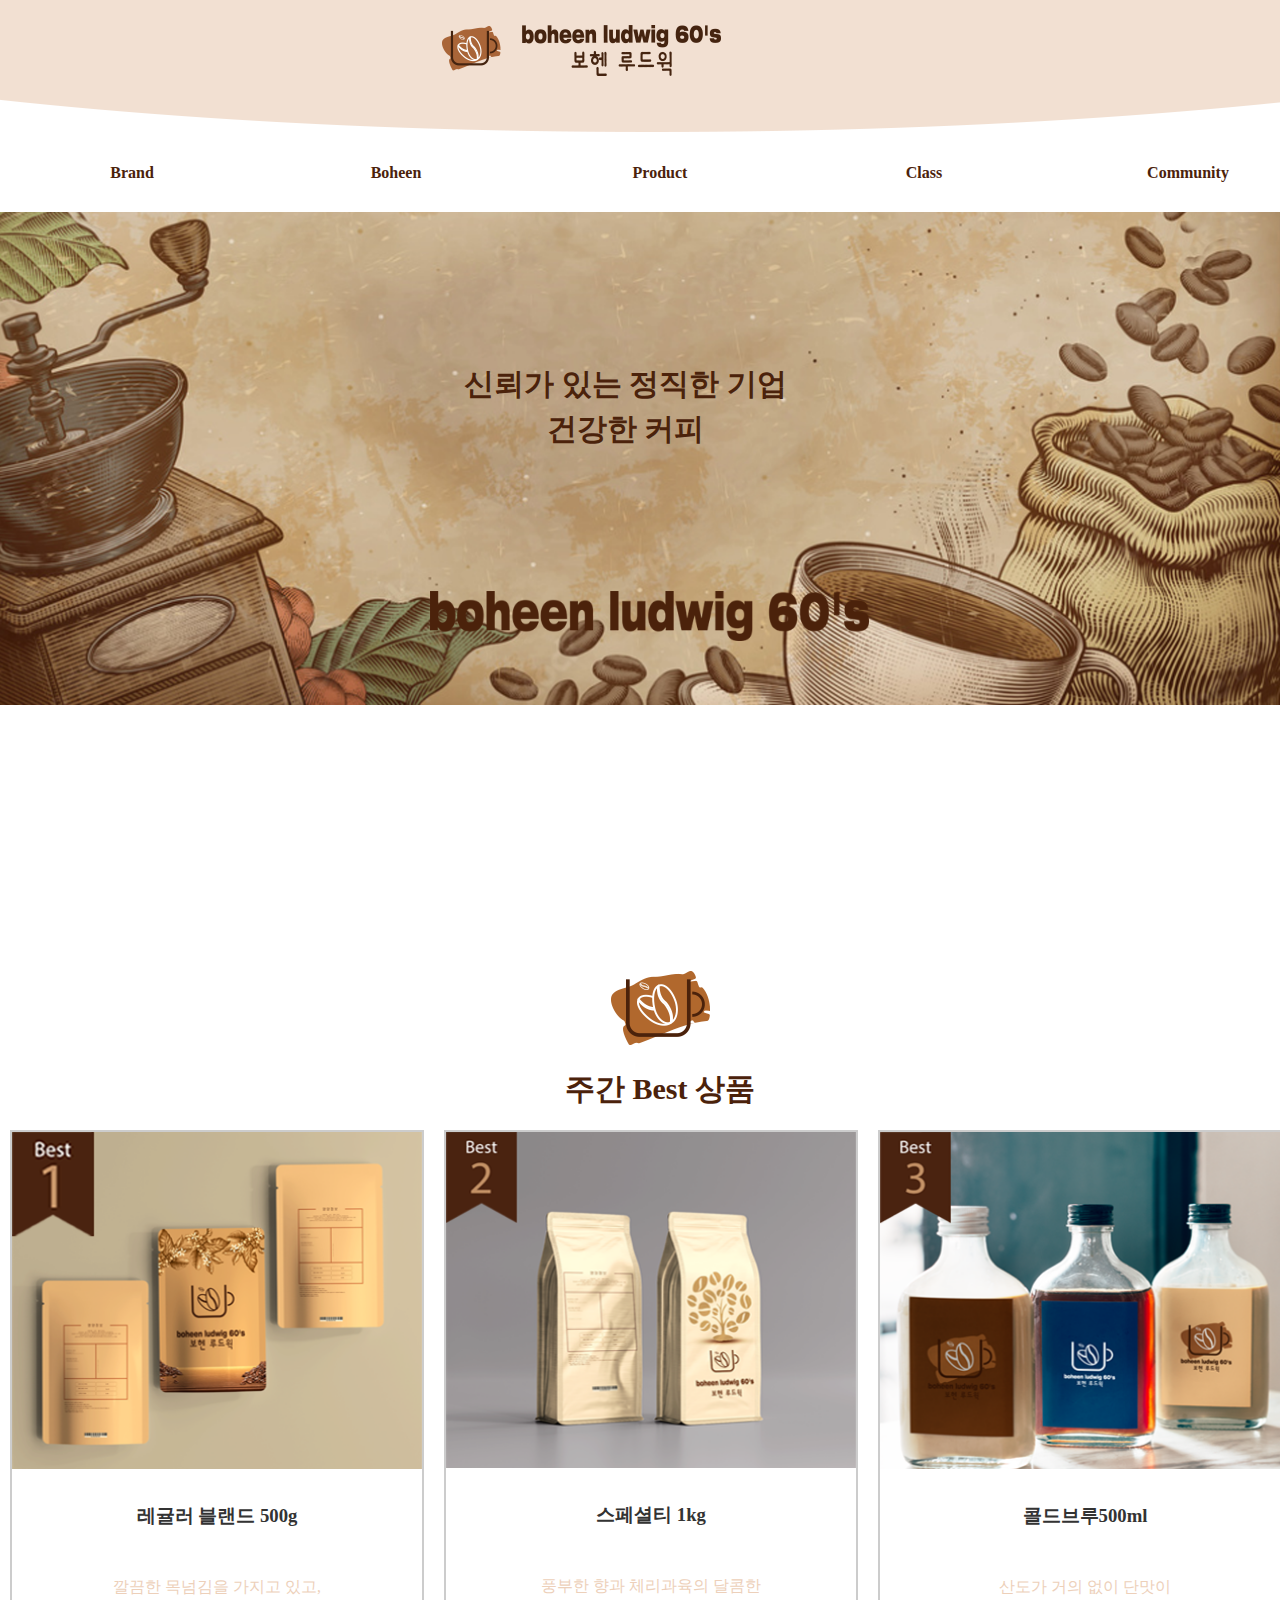
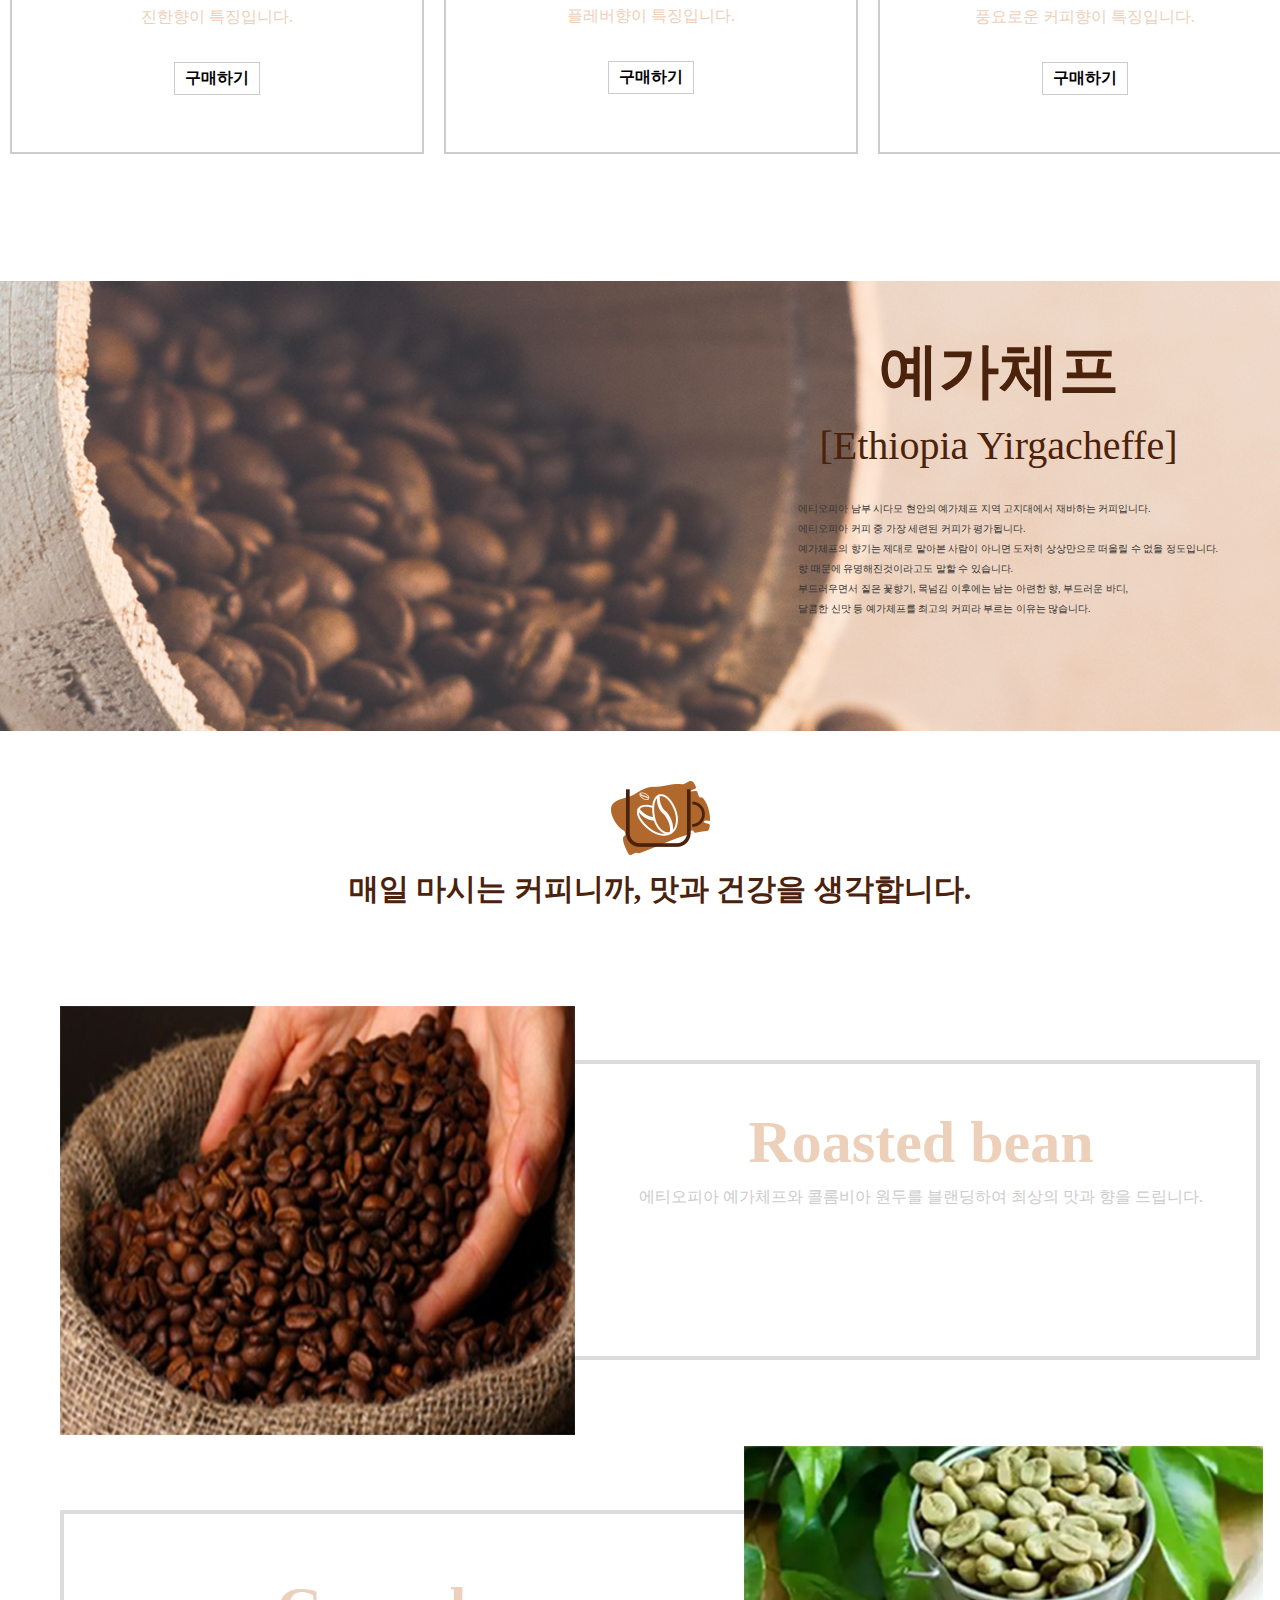
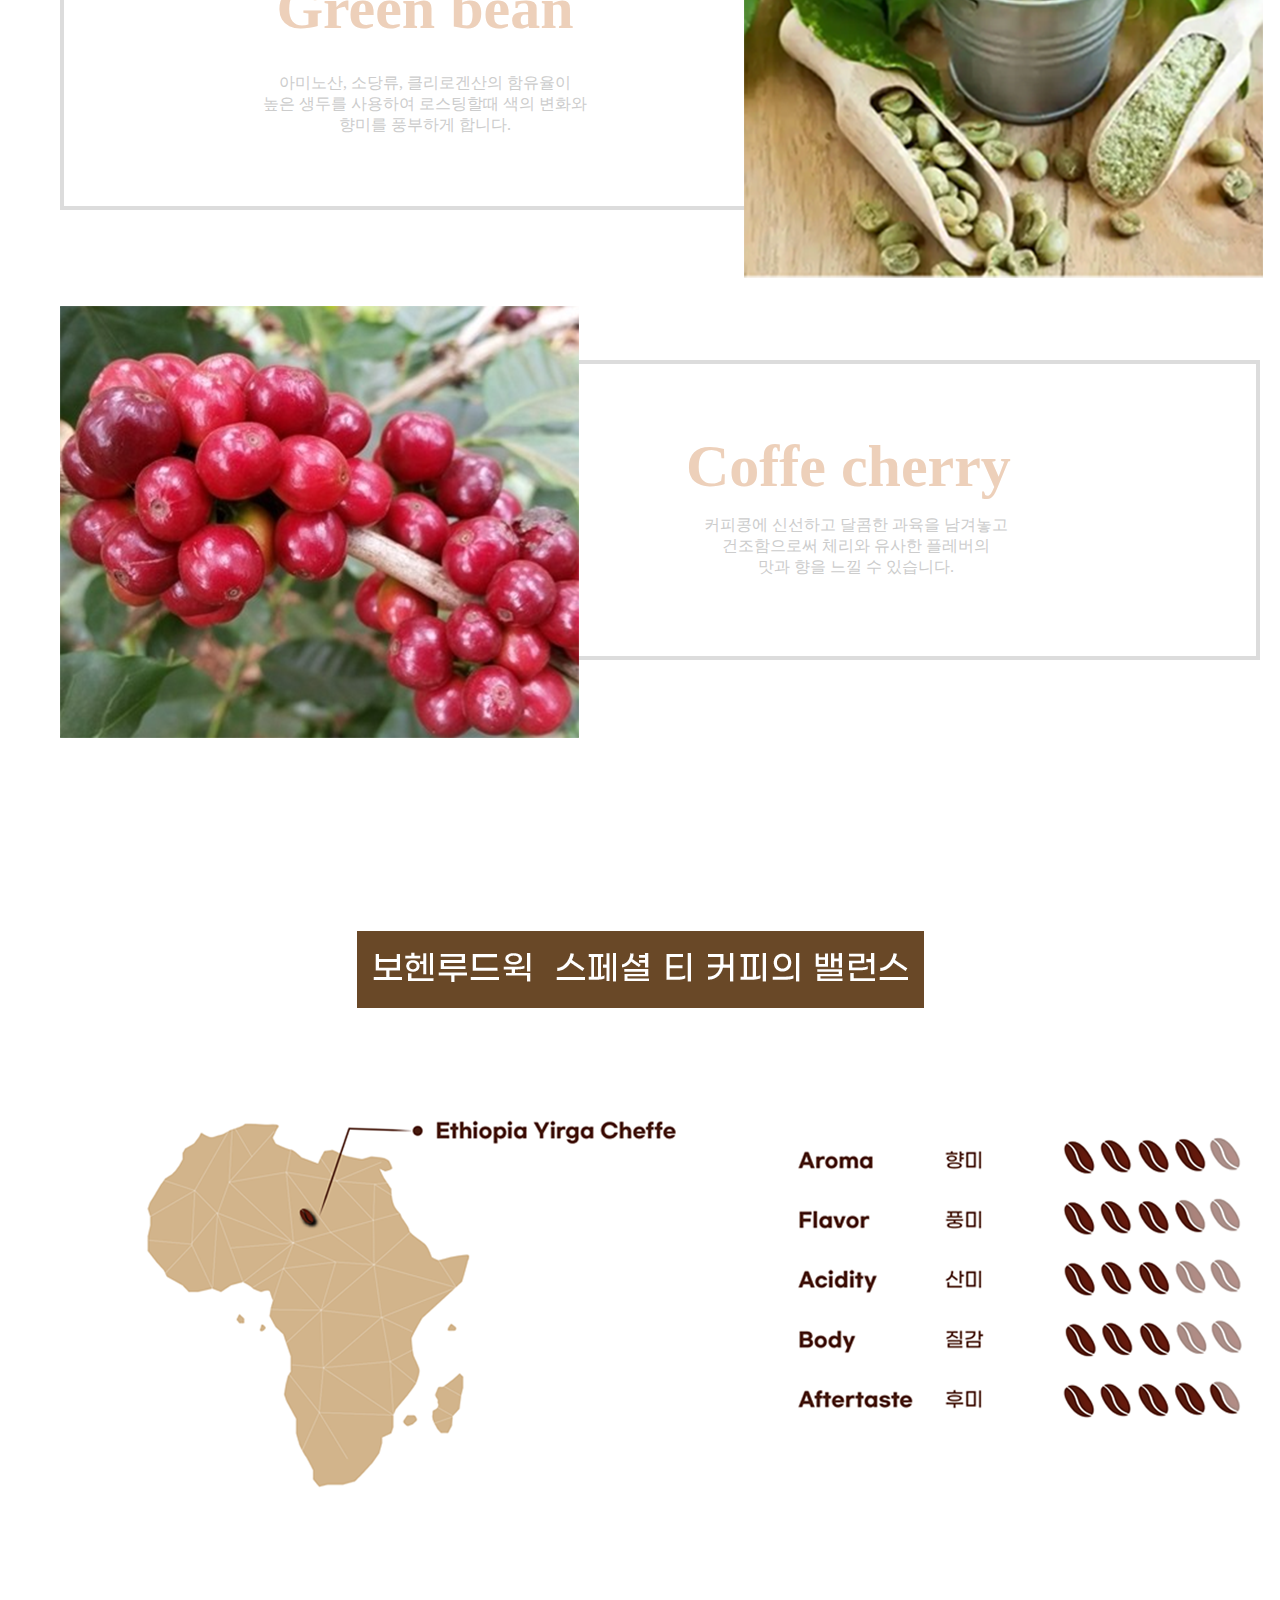
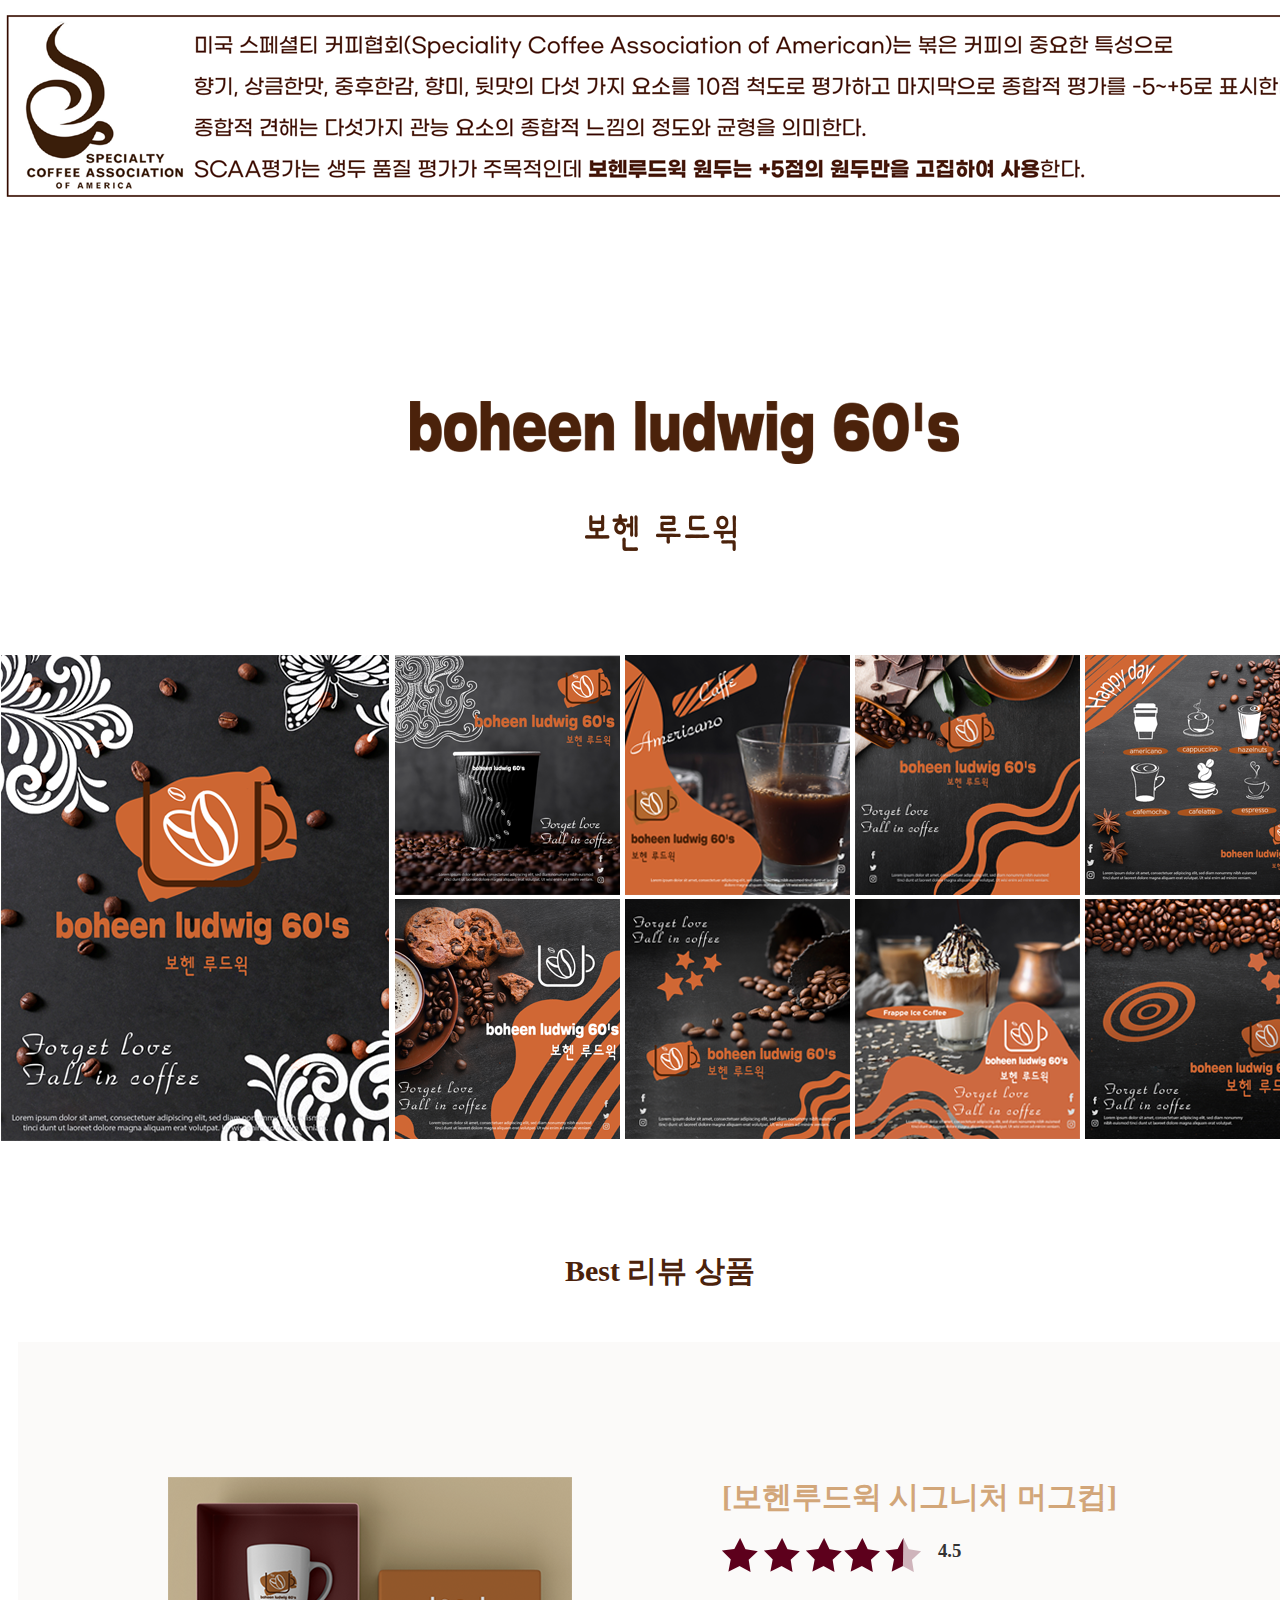
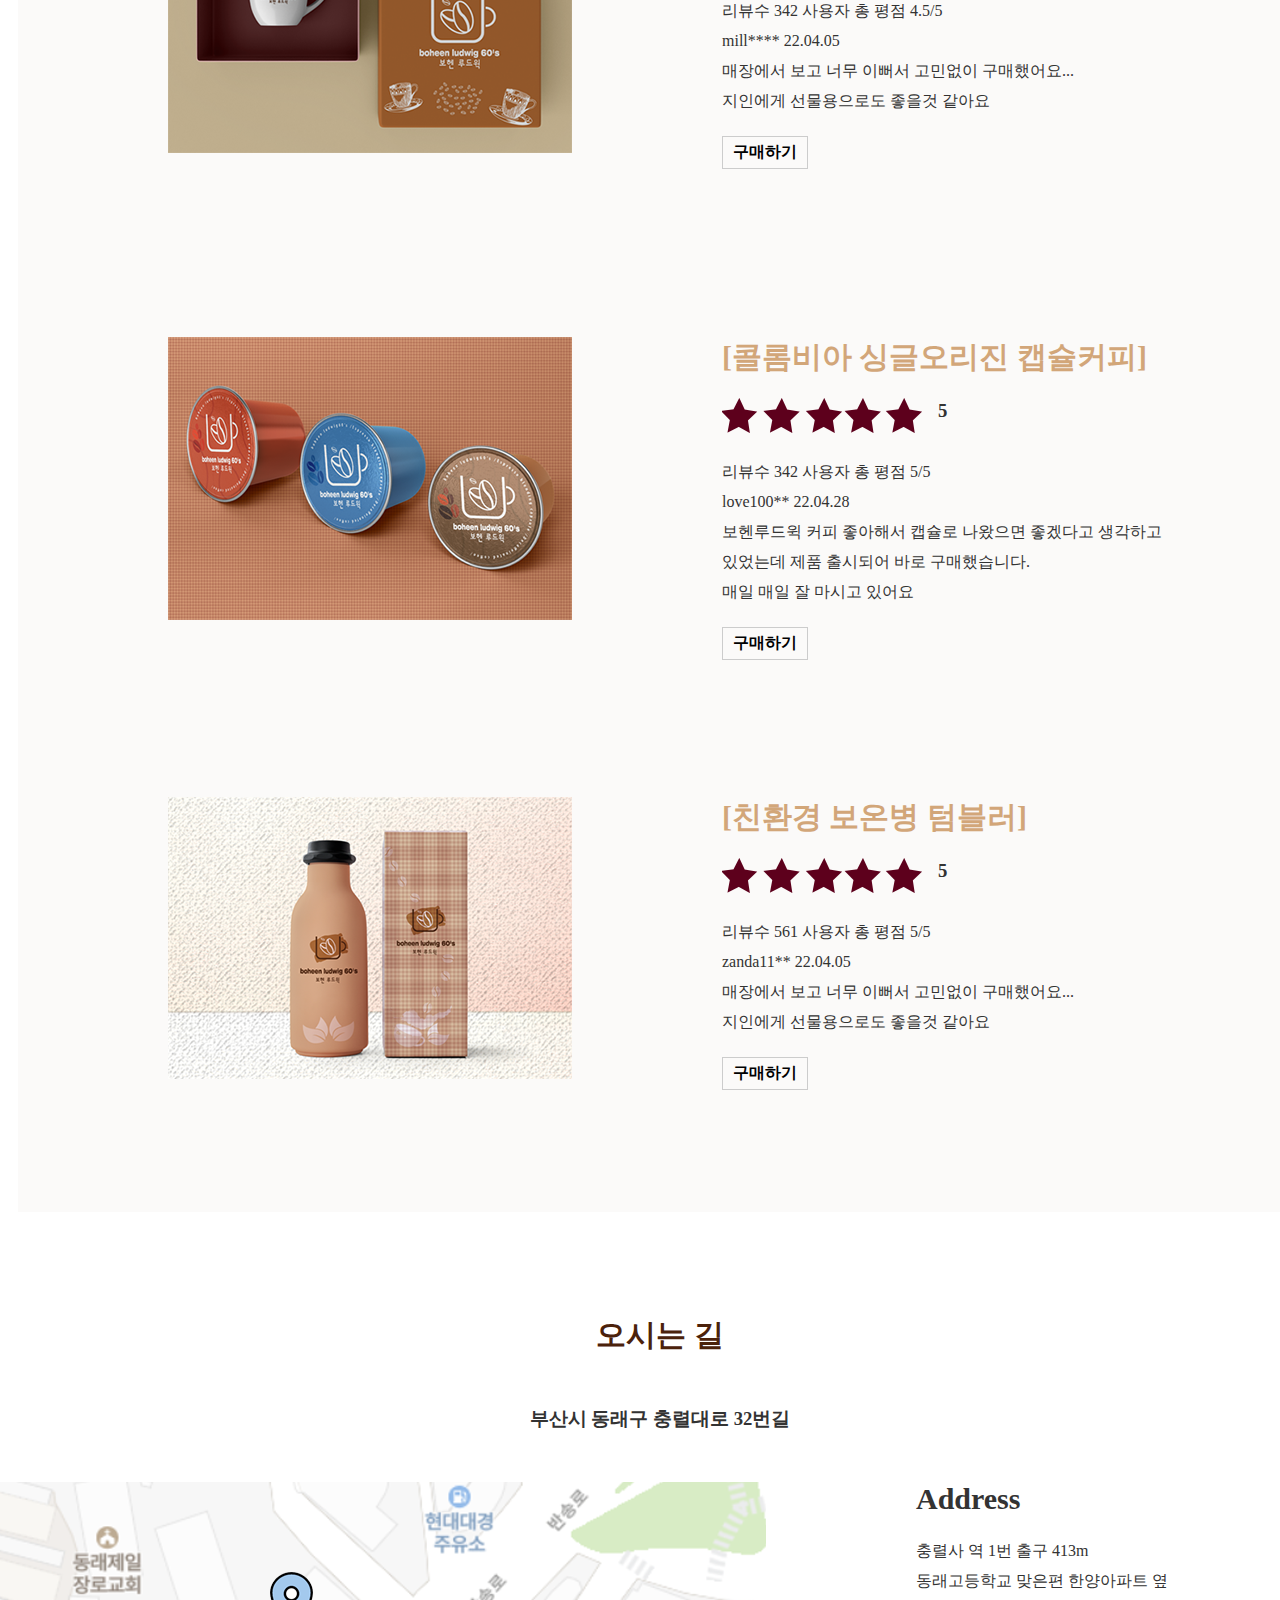
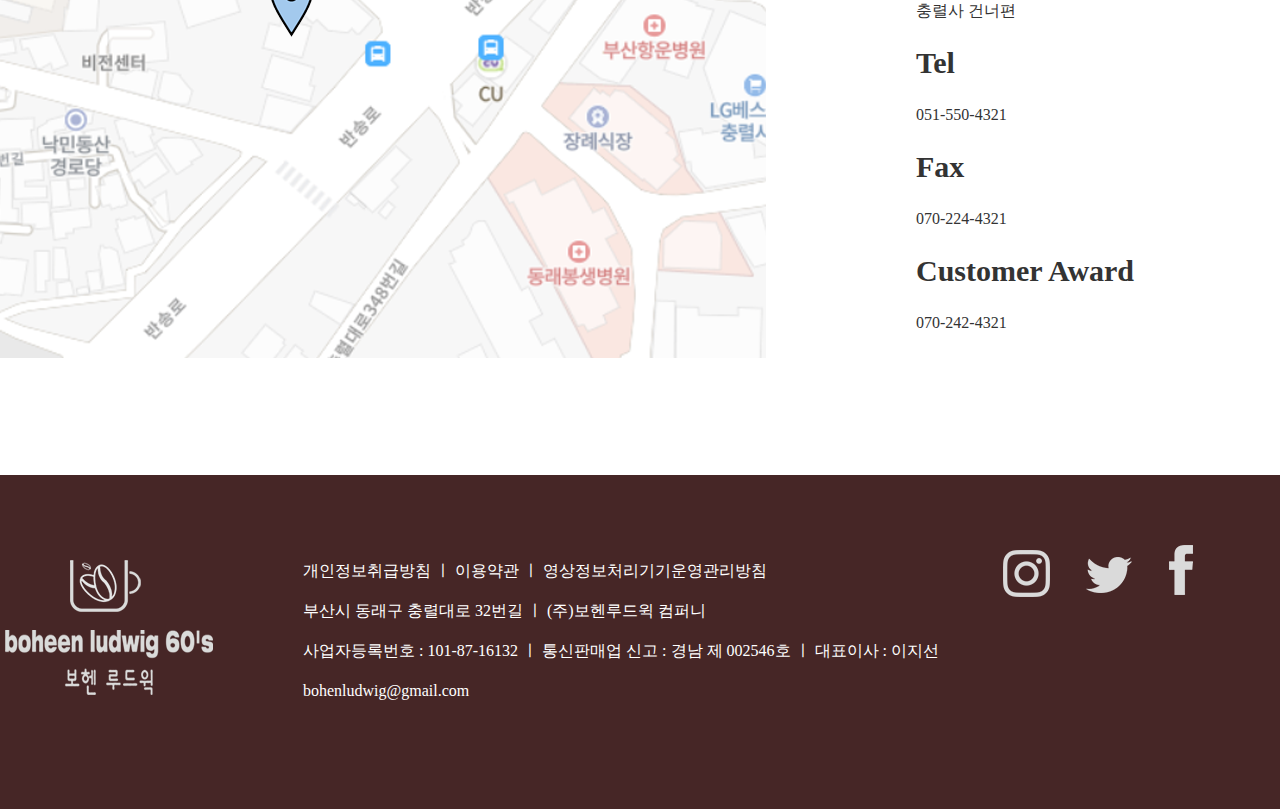
<file: index.html>
<!DOCTYPE html>
<html lang="ko">
<head>
    <meta charset="UTF-8">
    <meta http-equiv="X-UA-Compatible" content="IE=edge">
    <meta name="viewport" content="width=device-width, initial-scale=1.0">
    <meta name="viewport" content="width=1400">
    <title>보헨루드윅</title>
    <link rel="stylesheet" href="css/style.css"><!--css-->
   
    <!-- 슬라이드 css -->
	<link href="css/swiper.css" rel="stylesheet" type="text/css"><!-- 수정X -->
	<link href="css/slide.css" rel="stylesheet" type="text/css"><!--디자인에 맞게 수정-->

</head>
<body>
    <div id="header"><!--header s-->
        <a href="#" class="logo">
            <img class="logo1" src="images/new.png" alt="">
           
        </a>
    </div> <!--header f-->
<div class="navbox">
    <ul class="nav">
        <li><a href="https://jisunlee1004.github.io/boheenludwig_sub1/">Brand</a>
        <ul class="sub">
            <li><a href="https://jisunlee1004.github.io/boheenludwig_sub1/#price">Identity</a></li>
            <li><a href="https://jisunlee1004.github.io/boheenludwig_sub1/#store">Store</a></li>
            <li><a href="https://jisunlee1004.github.io/boheenludwig_sub1/#membership">membership</a></li>
        </ul></li>
        <li><a href="https://jisunlee1004.github.io/boheenludwig_sub2/">Boheen</a>
            <ul class="sub">
                <li><a href="https://jisunlee1004.github.io/boheenludwig_sub2/#balance">Special</a></li>
                <li><a href="https://jisunlee1004.github.io/boheenludwig_sub2/#map">Variety</a></li>
                <li><a href="https://jisunlee1004.github.io/boheenludwig_sub2/#blending">Blending</a></li>
                <li><a href="https://jisunlee1004.github.io/boheenludwig_sub2/#roasting">Roasting</a></li>
            </ul></li>
        <li><a href="https://jisunlee1004.github.io/boheenludwig_sub3/">Product</a>
            <ul class="sub">
                <li><a href="https://jisunlee1004.github.io/boheenludwig_sub3/#best">Best product</a></li>
                <li><a href="https://jisunlee1004.github.io/boheenludwig_sub3/#been">Beans</a></li>
                <li><a href="https://jisunlee1004.github.io/boheenludwig_sub3/#been1">Coldbrew</a></li>
                <li><a href="https://jisunlee1004.github.io/boheenludwig_sub3/#goods">Goods</a></li>
            </ul></li>
        </li>
        <li><a href="https://jisunlee1004.github.io/boheenludwig_sub4/">Class</a>
            <ul class="sub">
                <li><a href="https://jisunlee1004.github.io/boheenludwig_sub4/#box">One day class</a></li>
                <li><a href="https://jisunlee1004.github.io/boheenludwig_sub4/#box">Home cafe recipe</a></li>
                
            </ul></li>
        </li>
        <li><a href="https://jisunlee1004.github.io/boheenludwig_sub5/">Community</a></li>
    </ul></div>

    
    <div class="main"><!--main s-->
        <img src="images/main.png" alt="배너이미지" class="mainbanner">
        <h1 class="text">신뢰가 있는 정직한 기업<br>
        건강한 커피</h1>
        <img class="b1" src="images/logo_e.png" alt="">
    </div>

    <div class="best">
         <img class="best1" src="images/logo.png" alt="">
         <h1 class="best2">주간 Best 상품</h1>
        <ul class="best3">
            <li class="best4">
                <img src="images/menu1.png" alt="">
                
                <div class="besttext">
                    <h3 class="bete">레귤러 블랜드 500g</h3>
                    <p class="text1">깔끔한 목넘김을 가지고 있고,<br>진한향이 특징입니다.</p>
                    <a href="#" class="btn">구매하기</a>
                </div>
            </li>
           
            <li class="best4">
                <img src="images/menu2.png" alt="">
                <h3 class="bete">스페셜티 1kg</h3>
                <p class="text1">풍부한 향과 체리과육의 달콤한<br>플레버향이 특징입니다.</p>
                <a href="#" class="btn">구매하기</a>
            <li class="best4">
                <img src="images/menu3.png" alt="">
                <h3 class="bete">콜드브루500ml</h3>
                <p class="text1">산도가 거의 없이 단맛이<br>풍요로운 커피향이 특징입니다.</p>
                <a href="#" class="btn">구매하기</a>
            </ul>
     </div>
    <div class="banner">
    
        <div class="banner1">
        <h1>예가체프</h1>
        <h2>[Ethiopia Yirgacheffe]</h2>
        <p class="banner_text">에티오피아 남부 시다모 현안의 예가체프 지역 고지대에서 재바하는 커피입니다.<br>
        에티오피아 커피 중 가장 세련된 커피가 평가됩니다. <br>
    예가체프의 향기는 제대로 맡아본 사람이 아니면 도저히 상상만으로 떠올릴 수 없을 정도입니다.<br>
    향 때문에 유명해진것이라고도 말할 수 있습니다.<br>부드러우면서 짙은 꽃향기, 목넘김 이후에는 남는 아련한 향, 부드러운 바디,<br>
    달콤한 신맛 등 예가체프를 최고의 커피라 부르는 이유는 많습니다. </p>
    </div></div>


<div class="section">
    <img src="images/logo.png" alt="">
    <h2>매일 마시는 커피니까, 맛과 건강을 생각합니다. </h2>
   
   
    <ul class="bean">
        <li>
            
            <img src="images/roasted.png" alt="" class="beanimg">
            <div class="beantext">
                <h1 class="text1">Roasted bean</h1>
                <p class="text2">에티오피아 예가체프와 콜롬비아 원두를 블랜딩하여 최상의 맛과 향을 드립니다. </p>
            </div>
            
        </li>
        <li>
             <img src="images/green.png" alt=""
            class="beanimg1">
            <div class="beantext1">
            <h1 class="text11">Green bean</h1>
            <p class="text22">아미노산, 소당류, 클리로겐산의 함유율이 <br> 높은 생두를 사용하여 로스팅할때 색의 변화와<br> 향미를 풍부하게 합니다.  </p></div>
           </li>

         <li>
            <img src="images/cherry.png" alt=""
            class="beanimg2">
            <div class="beantext3">
            <h1 class="text111">Coffe cherry</h1>
            <p class="text222">커피콩에 신선하고 달콤한 과육을 남겨놓고<br> 건조함으로써 체리와 유사한 플레버의<br>맛과 향을 느낄 수 있습니다. </p>
        </div>
            
    </li>
    </ul></div>

   <div class="section1">
       <img src="images/balabns.png" alt="">
       <img src="images/map.png" alt="" class="maping">
      
   </div>
   <div class="section11">
    <img src="images/coffee.png" alt=""></div>

    <div class="section2">
        <img src="images/logo_e.png" alt="" class="logoen">
        <img src="images/logo_k.png" alt="">

<div class="section22">
        <div class="img1">
        <img src="images/img1.png" alt=""></div>

    <ul class="img">
        <li><img src="images/img2.png" alt=""></li>
        <li><img src="images/img3.png" alt=""></li>
        <li><img src="images/img4.png" alt=""></li>
        <li><img src="images/img5.png" alt=""></li>
        <li><img src="images/img6.png" alt=""></li>
        <li><img src="images/img7.png" alt=""></li>
        <li><img src="images/img8.png" alt=""></li>
        <li><img src="images/img9.png" alt=""></li>
    </ul>
 </div>
</div><!--section22 f-->

<div class="review">
    <h1 class="reviewtext">Best 리뷰 상품</h1>
<div class="box">

    <ul class="reviewbox">
        <li><img src="images/review1.png" alt="" ></li>

        <li><h4>[보헨루드윅 시그니처 머그컵]</h4>
    <img src="images/star.png" alt="" class="starimg"><h3 class="st">4.5</h3>
    <p class="startext"> 리뷰수 342 사용자 총 평점 4.5/5<br>
    mill**** 22.04.05<br>
    매장에서 보고 너무 이뻐서 고민없이 구매했어요...<br>
    지인에게 선물용으로도 좋을것 같아요
</p>
<a href="" class="bt">구매하기</a>
</li>
    </ul>

    <ul class="reviewbox">
        <li><img src="images/review2.png" alt="" ></li>

        <li><h4>[콜롬비아 싱글오리진 캡슐커피]</h4>
    <img src="images/star1.png" alt="" class="starimg"><h3 class="st">5</h3>
    <p class="startext"> 리뷰수 342 사용자 총 평점 5/5<br>
    love100** 22.04.28<br>
    보헨루드윅 커피 좋아해서 캡슐로 나왔으면 좋겠다고 생각하고<br>있었는데 제품 출시되어 바로 구매했습니다.<br>매일 매일 잘 마시고 있어요</p>
<a href="" class="bt">구매하기</a>
</li>
      
    </ul>

    <ul class="reviewbox">
        <li><img src="images/review3.png" alt="" ></li>

        <li><h4>[친환경 보온병 텀블러]</h4>
    <img src="images/star1.png" alt="" class="starimg"><h3 class="st">5</h3>
    <p class="startext"> 리뷰수 561 사용자 총 평점 5/5<br>
    zanda11** 22.04.05<br>
    매장에서 보고 너무 이뻐서 고민없이 구매했어요...<br>
    지인에게 선물용으로도 좋을것 같아요</p>
<a href="" class="bt">구매하기</a>
</li>
      
    </ul>   

</div>
</div>


<div class="address">
    <h1 class="addresstext">오시는 길</h1>
    <h3>부산시 동래구 충렬대로 32번길</h3>

    <ul class="addreesbox">
        <li><img src="images/address.png" alt="" class="addreesboximg">
        </li>
        <li>
            <div class="addreesbox1">
            <h4 class="addresstext1">Address</h4>
            <p class="addresstext2">충렬사 역 1번 출구 413m<br>
            동래고등학교 맞은편 한양아파트 옆<br>
        충렬사 건너편</p>
        <h4 class="addresstext1">Tel</h4>
        <p class="addresstext2">051-550-4321</p>
        <h4 class="addresstext1">Fax</h4>
        <p class="addresstext2">070-224-4321</p>
        <h4 class="addresstext1">Customer Award</h4>
        <P class="addresstext2">070-242-4321</P></div>
        </li>
    </ul>
</div>   <!--address f-->

<div class="footer">
   <ul class="footerul">
       <li><div class="footerlogo">
        <img src="images/whitelogo.png" alt="" class="footerlogo1">
      
    </div></li>
       <li>
           <p class="footertext">개인정보취급방침 ㅣ 이용약관 ㅣ 영상정보처리기기운영관리방침<br>
        부산시 동래구 충렬대로 32번길 ㅣ (주)보헨루드윅 컴퍼니<br> 사업자등록번호 : 101-87-16132 ㅣ 통신판매업 신고 : 경남 제 002546호 ㅣ 대표이사 : 이지선<br> bohenludwig@gmail.com</p>
       </li>
       <li>
           <div class="insta">
               <img src="images/instar.png" alt="">
             
            </div>
       </li>
   </ul> 
</div>

  




    
</body>
</html>
</file>
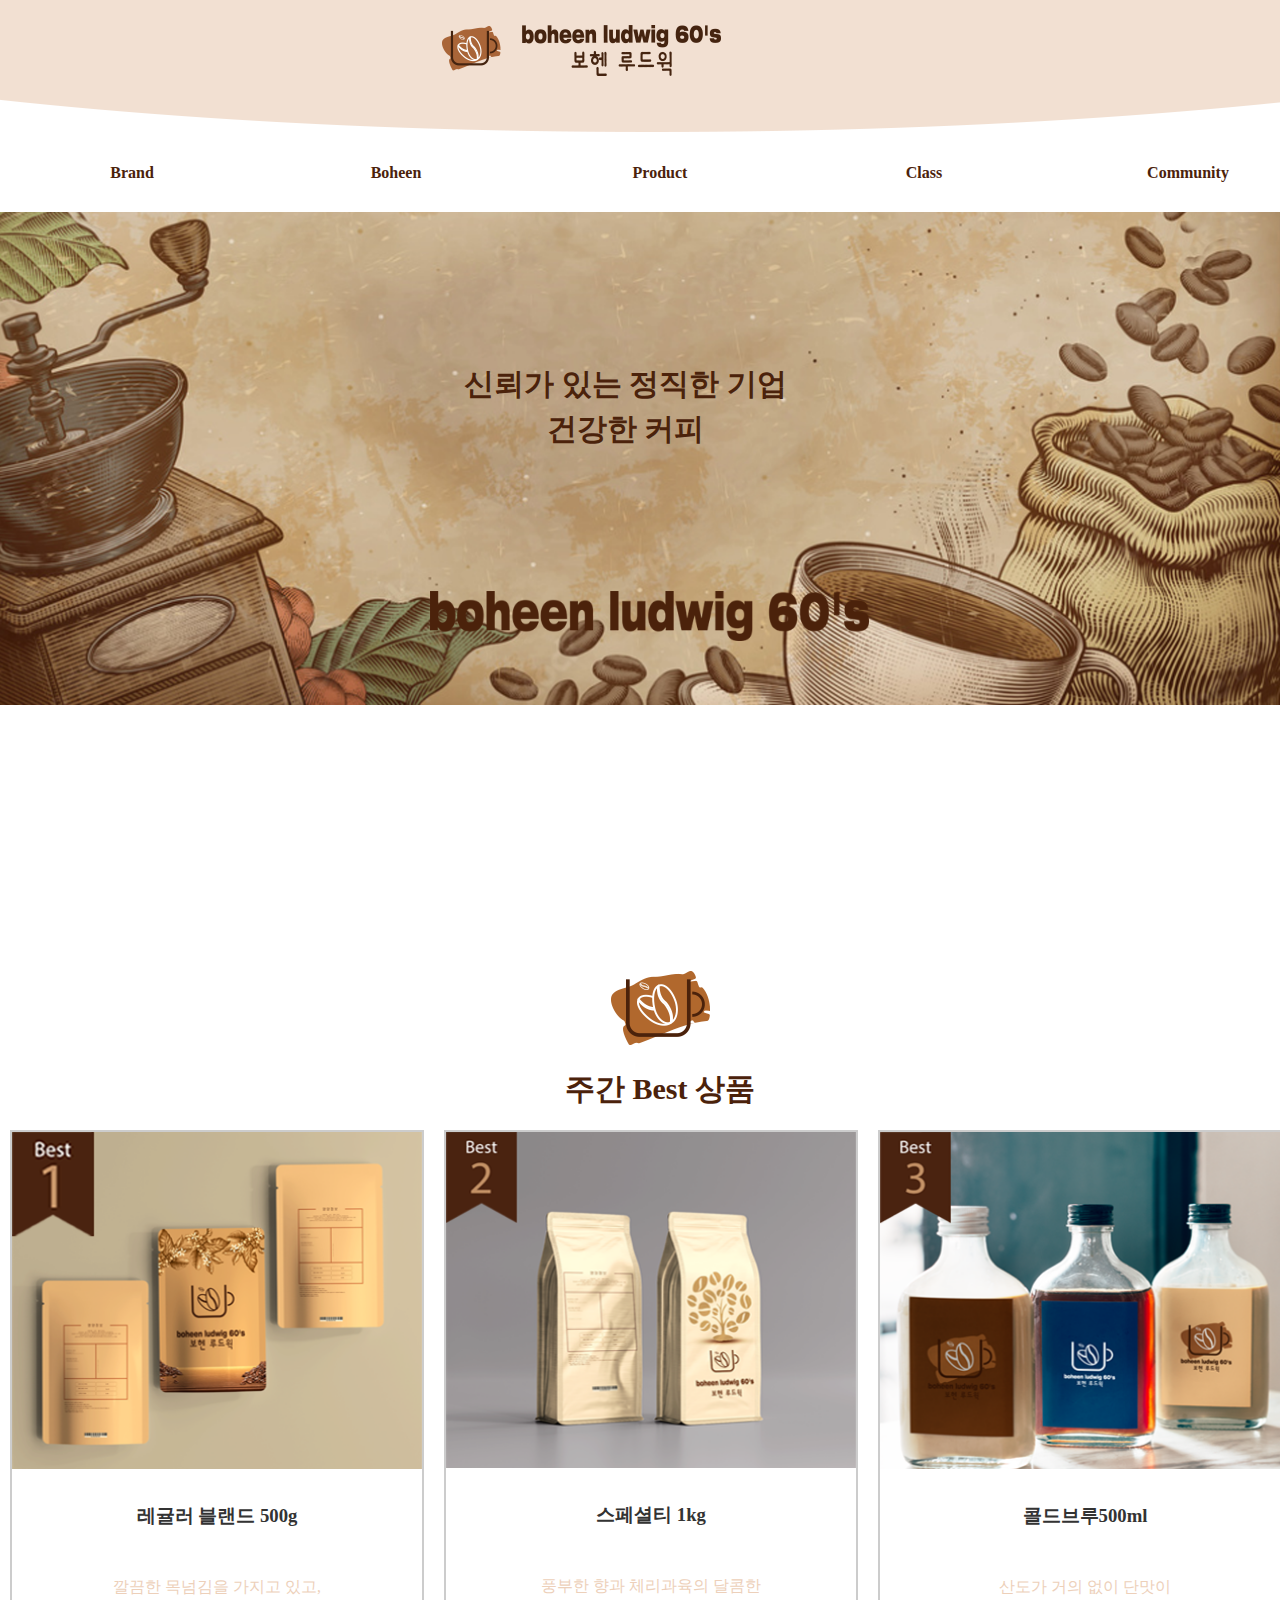
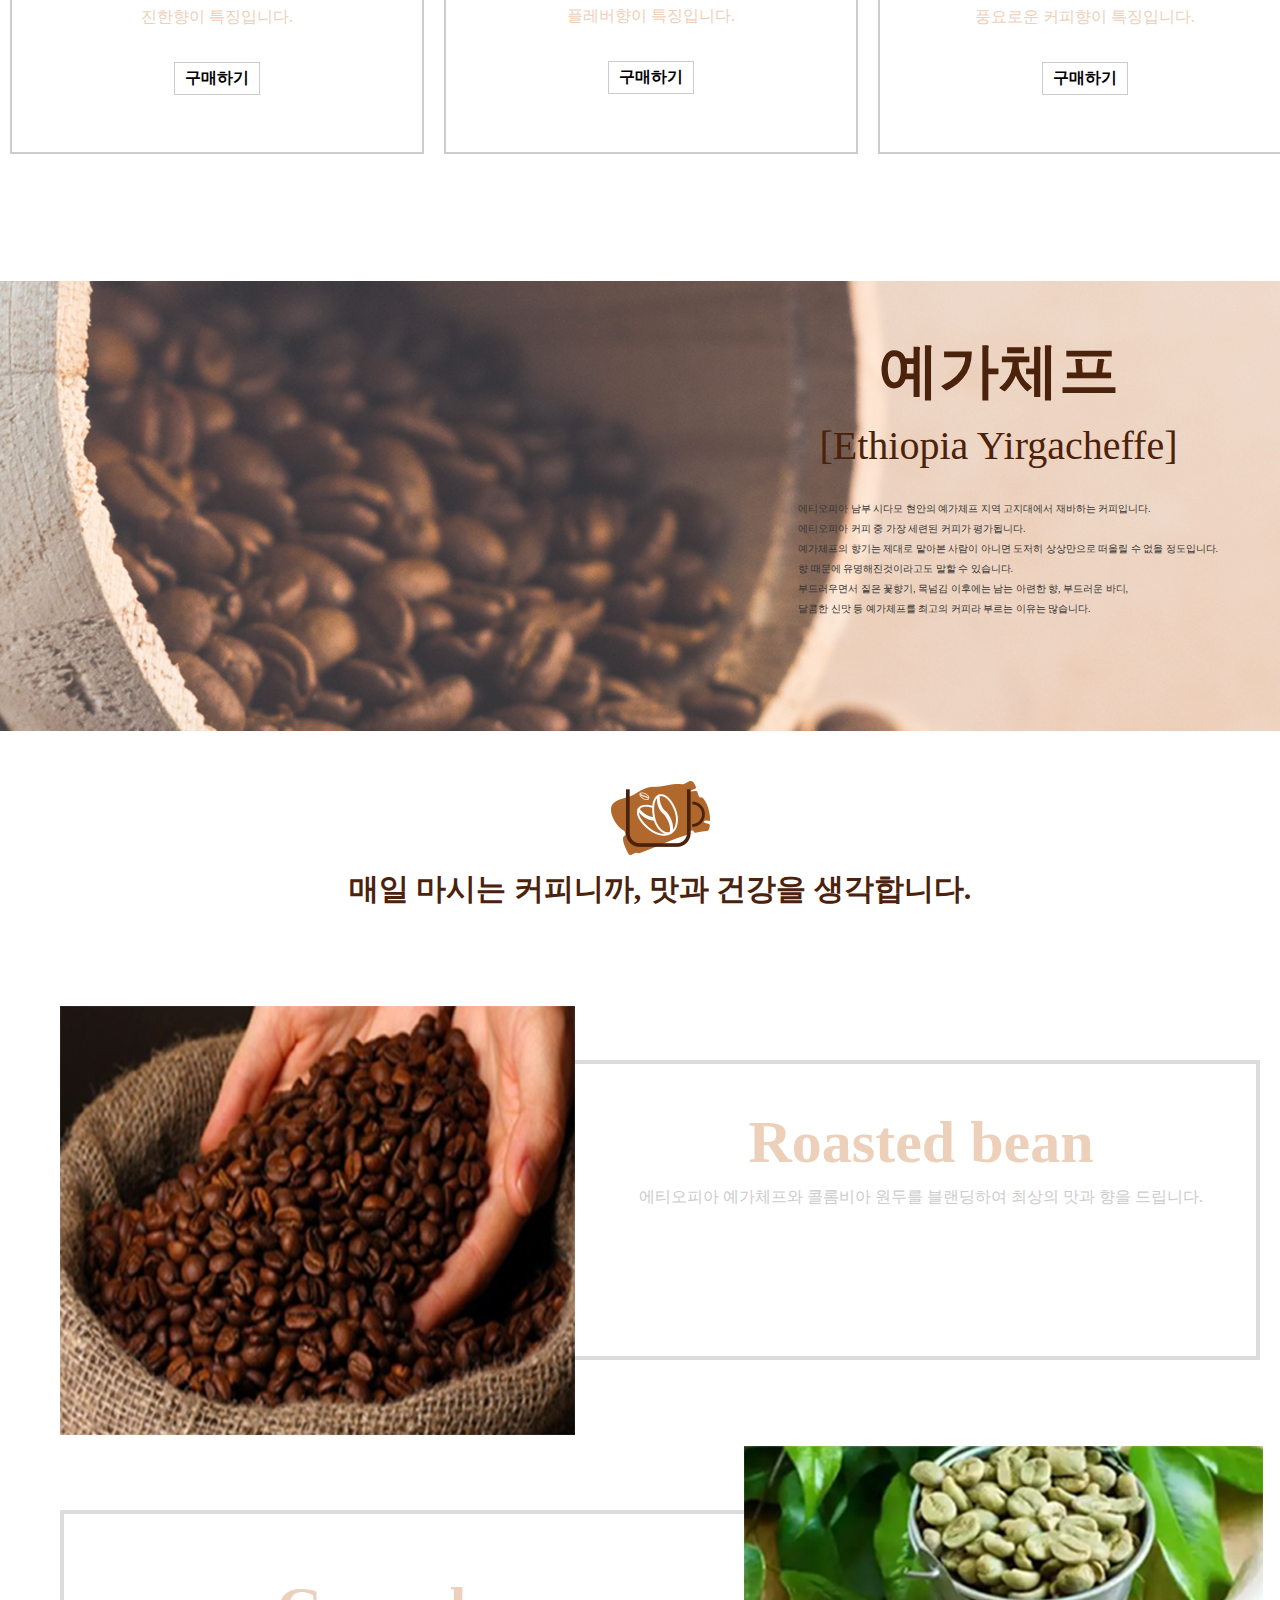
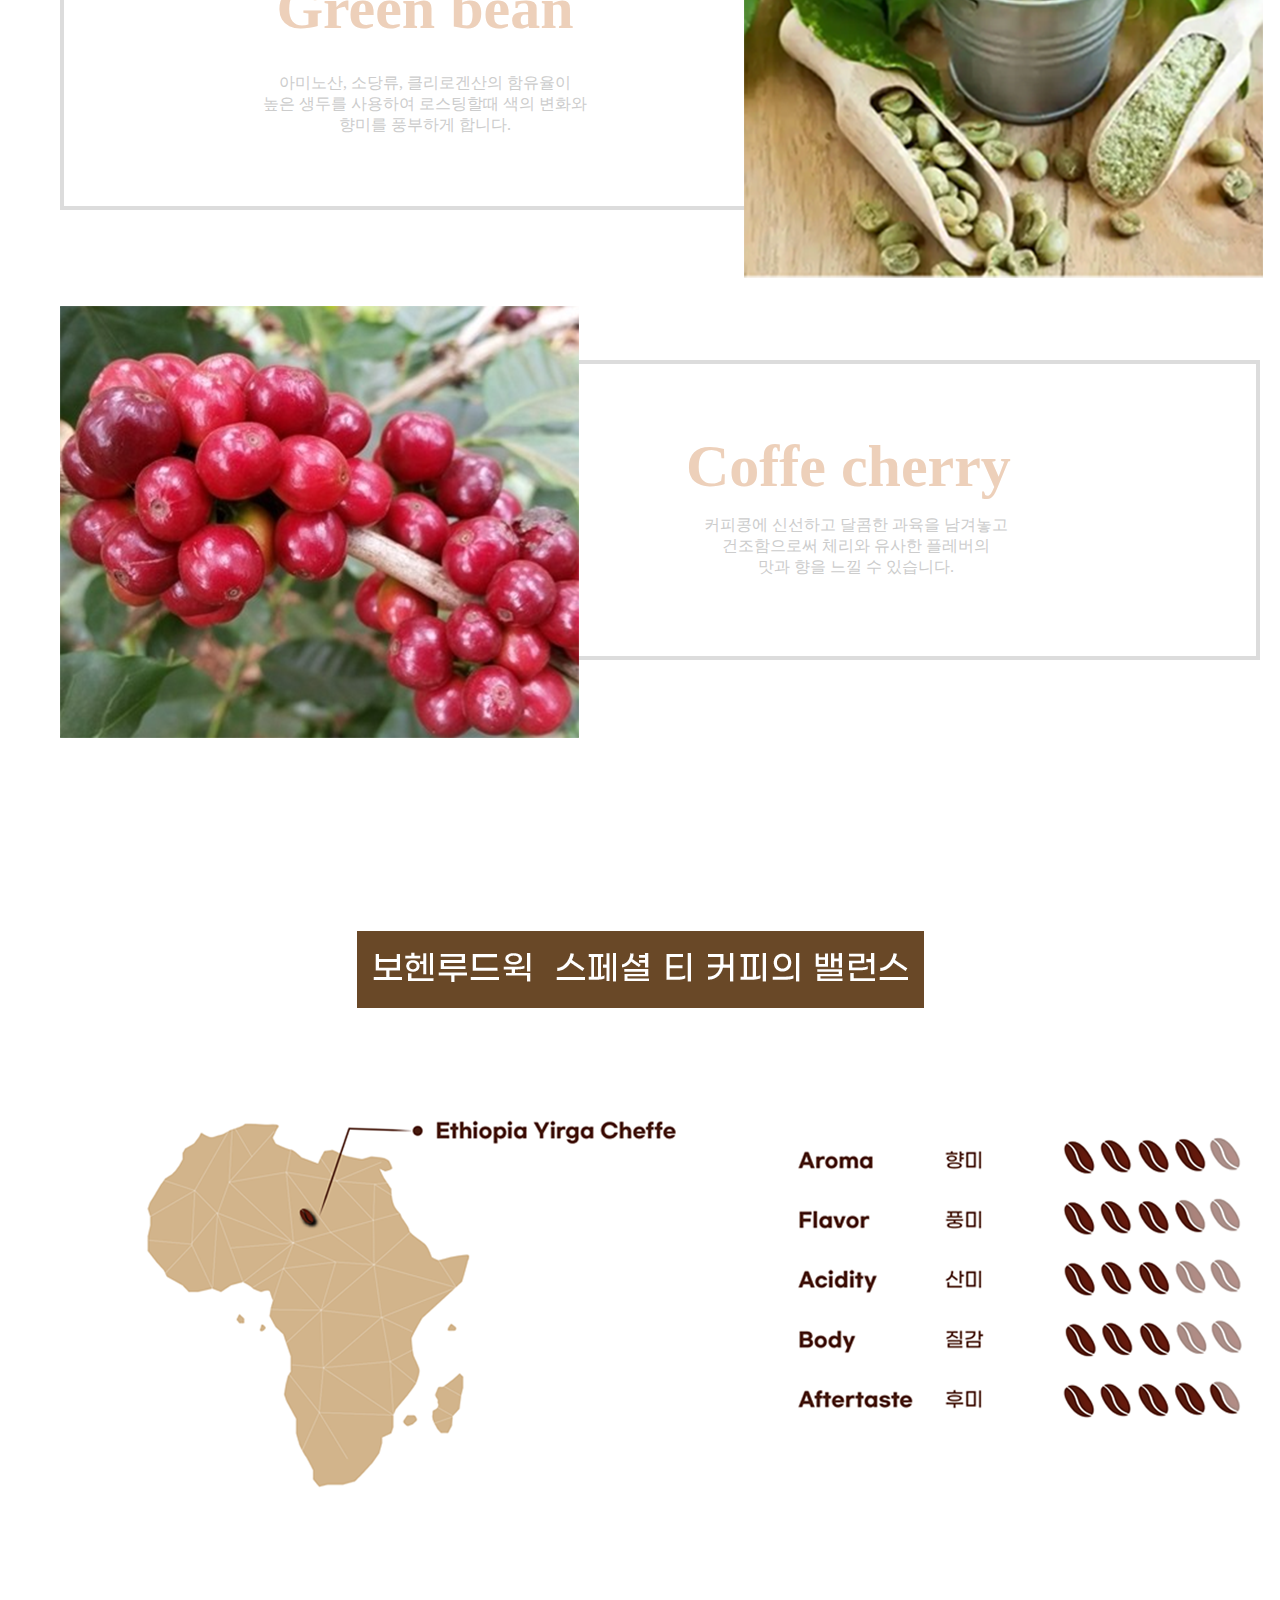
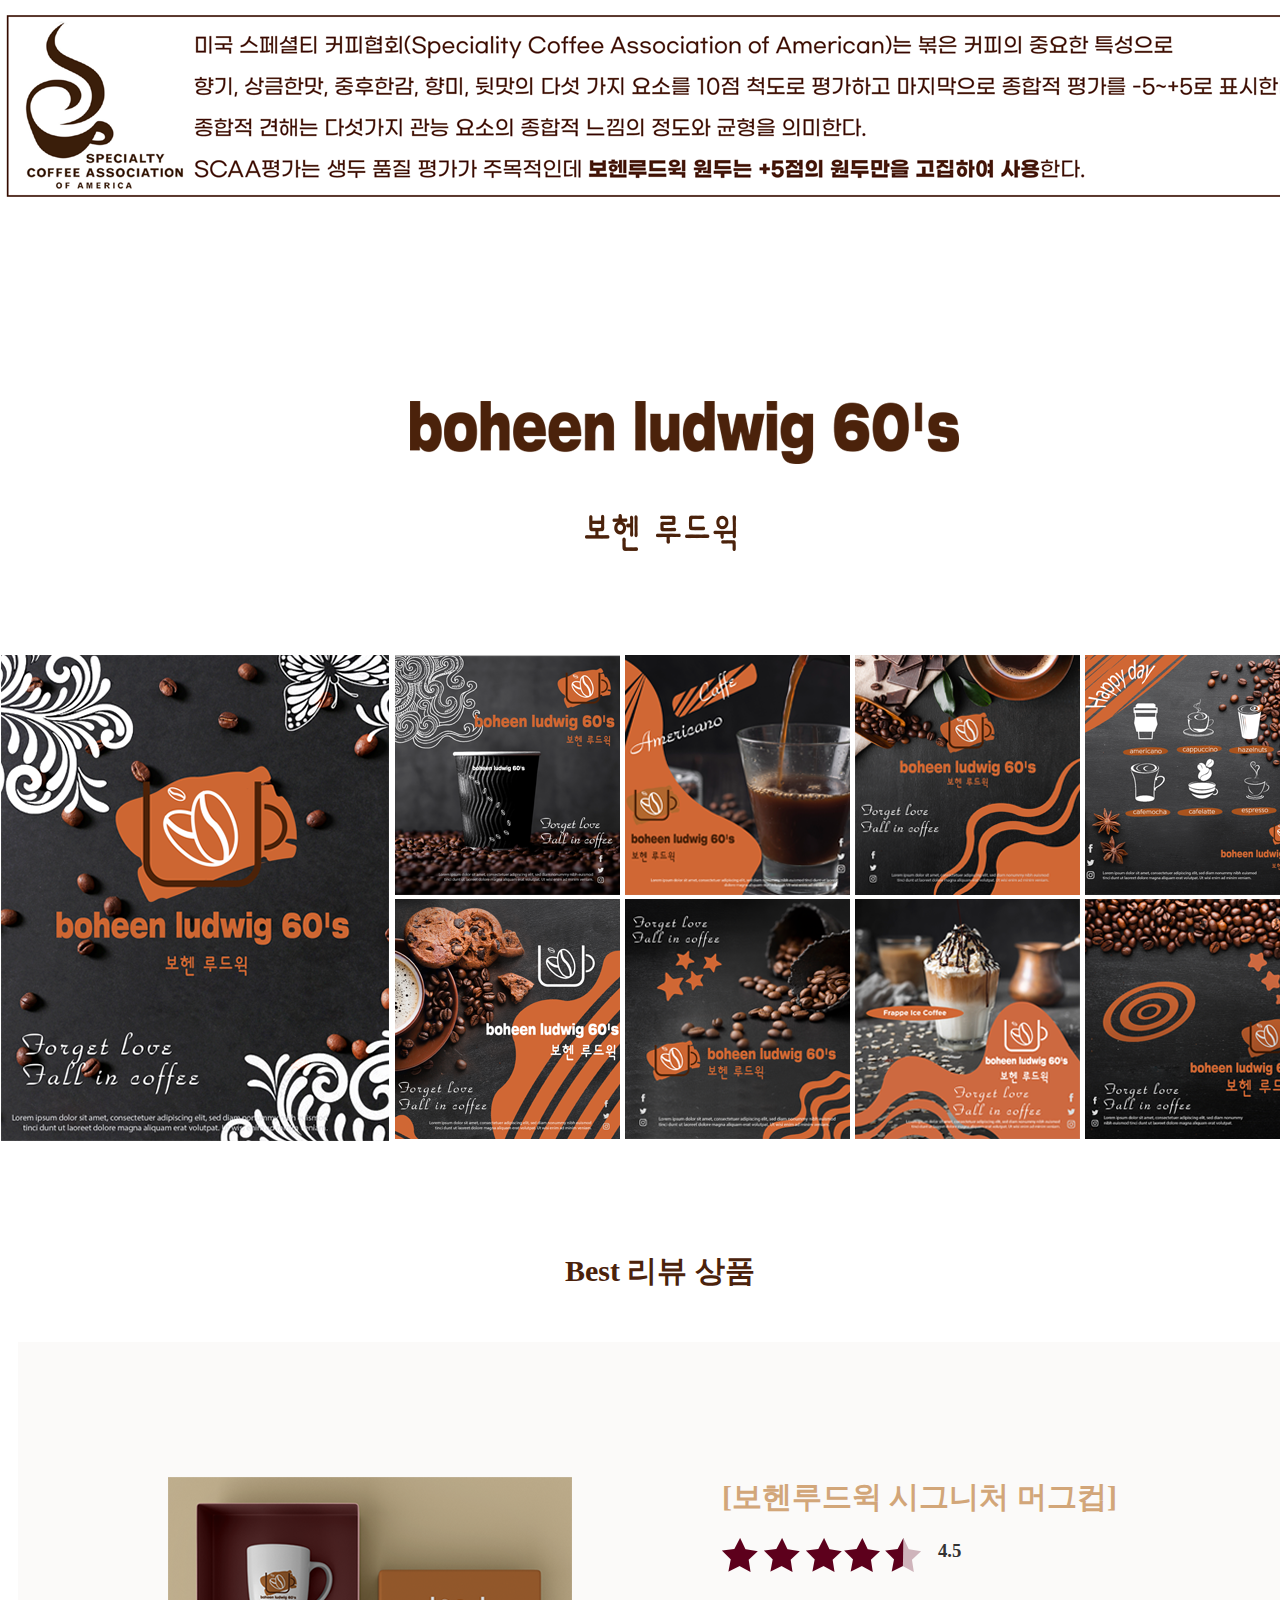
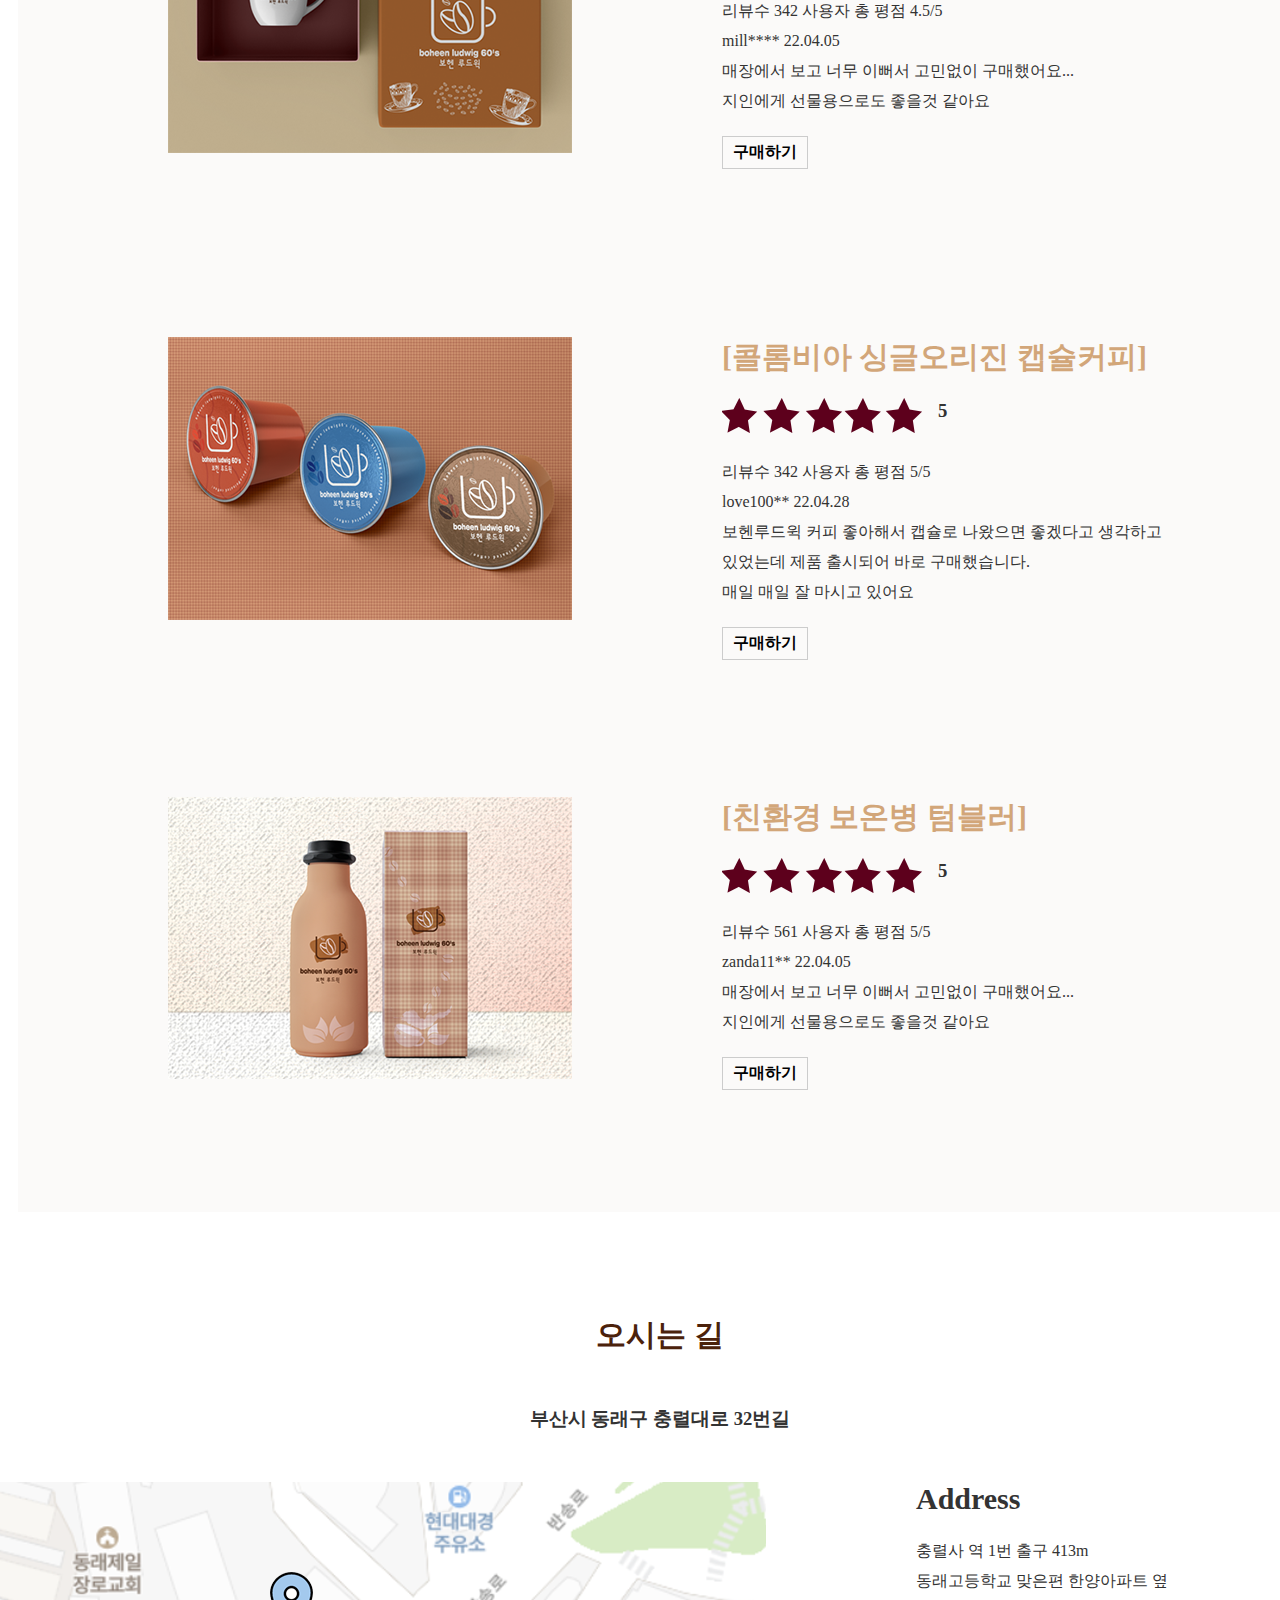
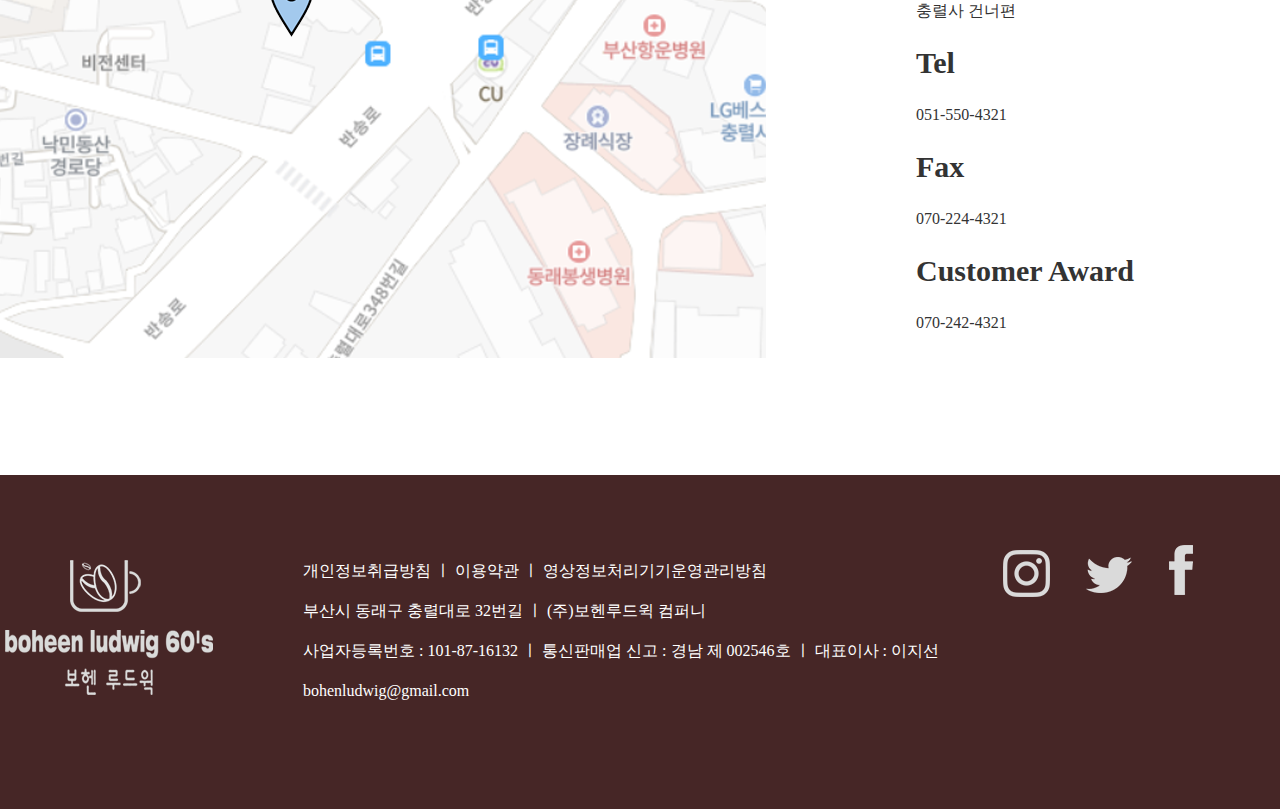
<file: main.html>
<!DOCTYPE html>
<html lang="ko">
<head>
    <meta charset="UTF-8">
    <meta http-equiv="X-UA-Compatible" content="IE=edge">
    <meta name="viewport" content="width=device-width, initial-scale=1.0">
    <meta name="viewport" content="width=1400">
    <title>보헨루드윅</title>
    <link rel="stylesheet" href="css/style.css"><!--css-->
   
    <!-- 슬라이드 css -->
	<link href="css/swiper.css" rel="stylesheet" type="text/css"><!-- 수정X -->
	<link href="css/slide.css" rel="stylesheet" type="text/css"><!--디자인에 맞게 수정-->

</head>
<body>
    <div id="header"><!--header s-->
        <a href="#" class="logo">
            <img class="logo1" src="images/new.png" alt="">
           
        </a>
    </div> <!--header f-->
<div class="navbox">
    <ul class="nav">
        <li><a href="#">Brand</a>
        <ul class="sub">
            <li><a href="#">Identity</a></li>
            <li><a href="#">Store</a></li>
            <li><a href="#">membership</a></li>
        </ul></li>
        <li><a href="#">Boheen</a>
            <ul class="sub">
                <li><a href="#">A Special place</a></li>
                <li><a href="#">Variety</a></li>
                <li><a href="#">Blending</a></li>
                <li><a href="#">Roasting</a></li>
            </ul></li>
        <li><a href="#">Product</a>
            <ul class="sub">
                <li><a href="#">Best product</a></li>
                <li><a href="#">Beans</a></li>
                <li><a href="#">Coldbrew</a></li>
                <li><a href="#">Goods</a></li>
            </ul></li>
        </li>
        <li><a href="#">Class</a>
            <ul class="sub">
                <li><a href="#">One day class</a></li>
                <li><a href="#">Home cafe recipe</a></li>
                
            </ul></li>
        </li>
        <li><a href="#">Community</a></li>
    </ul></div>

    
    <div class="main"><!--main s-->
        <img src="images/main.png" alt="배너이미지" class="mainbanner">
        <h1 class="text">신뢰가 있는 정직한 기업<br>
        건강한 커피</h1>
        <img class="b1" src="images/logo_e.png" alt="">
    </div>

    <div class="best">
         <img class="best1" src="images/logo.png" alt="">
         <h1 class="best2">주간 Best 상품</h1>
        <ul class="best3">
            <li class="best4">
                <img src="images/menu1.png" alt="">
                
                <div class="besttext">
                    <h3 class="bete">레귤러 블랜드 500g</h3>
                    <p class="text1">깔끔한 목넘김을 가지고 있고,<br>진한향이 특징입니다.</p>
                    <a href="#" class="btn">구매하기</a>
                </div>
            </li>
           
            <li class="best4">
                <img src="images/menu2.png" alt="">
                <h3 class="bete">스페셜티 1kg</h3>
                <p class="text1">풍부한 향과 체리과육의 달콤한<br>플레버향이 특징입니다.</p>
                <a href="#" class="btn">구매하기</a>
            <li class="best4">
                <img src="images/menu3.png" alt="">
                <h3 class="bete">콜드브루500ml</h3>
                <p class="text1">산도가 거의 없이 단맛이<br>풍요로운 커피향이 특징입니다.</p>
                <a href="#" class="btn">구매하기</a>
            </ul>
     </div>
    <div class="banner">
    
        <div class="banner1">
        <h1>예가체프</h1>
        <h2>[Ethiopia Yirgacheffe]</h2>
        <p class="banner_text">에티오피아 남부 시다모 현안의 예가체프 지역 고지대에서 재바하는 커피입니다.<br>
        에티오피아 커피 중 가장 세련된 커피가 평가됩니다. <br>
    예가체프의 향기는 제대로 맡아본 사람이 아니면 도저히 상상만으로 떠올릴 수 없을 정도입니다.<br>
    향 때문에 유명해진것이라고도 말할 수 있습니다.<br>부드러우면서 짙은 꽃향기, 목넘김 이후에는 남는 아련한 향, 부드러운 바디,<br>
    달콤한 신맛 등 예가체프를 최고의 커피라 부르는 이유는 많습니다. </p>
    </div></div>


<div class="section">
    <img src="images/logo.png" alt="">
    <h2>매일 마시는 커피니까, 맛과 건강을 생각합니다. </h2>
   
   
    <ul class="bean">
        <li>
            
            <img src="images/roasted.png" alt="" class="beanimg">
            <div class="beantext">
                <h1 class="text1">Roasted bean</h1>
                <p class="text2">에티오피아 예가체프와 콜롬비아 원두를 블랜딩하여 최상의 맛과 향을 드립니다. </p>
            </div>
            
        </li>
        <li>
             <img src="images/green.png" alt=""
            class="beanimg1">
            <div class="beantext1">
            <h1 class="text11">Green bean</h1>
            <p class="text22">아미노산, 소당류, 클리로겐산의 함유율이 <br> 높은 생두를 사용하여 로스팅할때 색의 변화와<br> 향미를 풍부하게 합니다.  </p></div>
           </li>

         <li>
            <img src="images/cherry.png" alt=""
            class="beanimg2">
            <div class="beantext3">
            <h1 class="text111">Coffe cherry</h1>
            <p class="text222">커피콩에 신선하고 달콤한 과육을 남겨놓고<br> 건조함으로써 체리와 유사한 플레버의<br>맛과 향을 느낄 수 있습니다. </p>
        </div>
            
    </li>
    </ul></div>

   <div class="section1">
       <img src="images/balabns.png" alt="">
       <img src="images/map.png" alt="" class="maping">
      
   </div>
   <div class="section11">
    <img src="images/coffee.png" alt=""></div>

    <div class="section2">
        <img src="images/logo_e.png" alt="" class="logoen">
        <img src="images/logo_k.png" alt="">

<div class="section22">
        <div class="img1">
        <img src="images/img1.png" alt=""></div>

    <ul class="img">
        <li><img src="images/img2.png" alt=""></li>
        <li><img src="images/img3.png" alt=""></li>
        <li><img src="images/img4.png" alt=""></li>
        <li><img src="images/img5.png" alt=""></li>
        <li><img src="images/img6.png" alt=""></li>
        <li><img src="images/img7.png" alt=""></li>
        <li><img src="images/img8.png" alt=""></li>
        <li><img src="images/img9.png" alt=""></li>
    </ul>
 </div>
</div><!--section22 f-->

<div class="review">
    <h1 class="reviewtext">Best 리뷰 상품</h1>
<div class="box">

    <ul class="reviewbox">
        <li><img src="images/review1.png" alt="" ></li>

        <li><h4>[보헨루드윅 시그니처 머그컵]</h4>
    <img src="images/star.png" alt="" class="starimg"><h3 class="st">4.5</h3>
    <p class="startext"> 리뷰수 342 사용자 총 평점 4.5/5<br>
    mill**** 22.04.05<br>
    매장에서 보고 너무 이뻐서 고민없이 구매했어요...<br>
    지인에게 선물용으로도 좋을것 같아요
</p>
<a href="" class="bt">구매하기</a>
</li>
    </ul>

    <ul class="reviewbox">
        <li><img src="images/review2.png" alt="" ></li>

        <li><h4>[콜롬비아 싱글오리진 캡슐커피]</h4>
    <img src="images/star1.png" alt="" class="starimg"><h3 class="st">5</h3>
    <p class="startext"> 리뷰수 342 사용자 총 평점 5/5<br>
    love100** 22.04.28<br>
    보헨루드윅 커피 좋아해서 캡슐로 나왔으면 좋겠다고 생각하고<br>있었는데 제품 출시되어 바로 구매했습니다.<br>매일 매일 잘 마시고 있어요</p>
<a href="" class="bt">구매하기</a>
</li>
      
    </ul>

    <ul class="reviewbox">
        <li><img src="images/review3.png" alt="" ></li>

        <li><h4>[친환경 보온병 텀블러]</h4>
    <img src="images/star1.png" alt="" class="starimg"><h3 class="st">5</h3>
    <p class="startext"> 리뷰수 561 사용자 총 평점 5/5<br>
    zanda11** 22.04.05<br>
    매장에서 보고 너무 이뻐서 고민없이 구매했어요...<br>
    지인에게 선물용으로도 좋을것 같아요</p>
<a href="" class="bt">구매하기</a>
</li>
      
    </ul>   

</div>
</div>


<div class="address">
    <h1 class="addresstext">오시는 길</h1>
    <h3>부산시 동래구 충렬대로 32번길</h3>

    <ul class="addreesbox">
        <li><img src="images/address.png" alt="" class="addreesboximg">
        </li>
        <li>
            <div class="addreesbox1">
            <h4 class="addresstext1">Address</h4>
            <p class="addresstext2">충렬사 역 1번 출구 413m<br>
            동래고등학교 맞은편 한양아파트 옆<br>
        충렬사 건너편</p>
        <h4 class="addresstext1">Tel</h4>
        <p class="addresstext2">051-550-4321</p>
        <h4 class="addresstext1">Fax</h4>
        <p class="addresstext2">070-224-4321</p>
        <h4 class="addresstext1">Customer Award</h4>
        <P class="addresstext2">070-242-4321</P></div>
        </li>
    </ul>
</div>   <!--address f-->

<div class="footer">
   <ul class="footerul">
       <li><div class="footerlogo">
        <img src="images/whitelogo.png" alt="" class="footerlogo1">
      
    </div></li>
       <li>
           <p class="footertext">개인정보취급방침 ㅣ 이용약관 ㅣ 영상정보처리기기운영관리방침<br>
        부산시 동래구 충렬대로 32번길 ㅣ (주)보헨루드윅 컴퍼니<br> 사업자등록번호 : 101-87-16132 ㅣ 통신판매업 신고 : 경남 제 002546호 ㅣ 대표이사 : 이지선<br> bohenludwig@gmail.com</p>
       </li>
       <li>
           <div class="insta">
               <img src="images/instar.png" alt="">
             
            </div>
       </li>
   </ul> 
</div>

  




    
</body>
</html>
</file>
<file: css/style.css>
*{margin:0; padding:0;}
ul{list-style: none;}
a{text-decoration: none; color:#000;}

body{color:#333;}


#header{width:100%; margin:0 auto;height:134px;background: url(../images/back.png) no-repeat center top;text-align:center;}
.logo1{padding: 25px 0;margin-right:117px;}
/* .logo1{position:absolute;top: 50px;left: 25%;margin-left:300px;width:49.5px;height:37px ;}
.logo2{width:219.6px;height:25.2px ; position: absolute;top: 50px;left: 50%; margin-left: -102px;}
.logo3{position: absolute;top: 90px;left: 50%;margin-left: -35.5px;width:60.4px;height: 14.8px;} */
.navbox{width: 1320px;height:67px;margin: 0 auto;}
.nav{margin: 10px auto;height: 67px;width: 1320px;text-align: center;}
.nav li{float:left;width: 20%;}
.nav li a{display:block;color:#4b220b;padding:20px 80px;font-weight: bold;}

.main{position: relative; width: 100%;height:740px ;}
.mainbanner{display: block; width:100%;}


.nav>li{float:left;position: relative;}
.nav>li>a{display:block;height:28px;
        padding:20px 80px;
        font-weight: bold; color: #4b220b;}

.nav>li:nth-child(1){padding-left:0;}
.nav>li:nth-child(5){padding-right:0;}
.nav li a:hover {color:chocolate;background-color:#ccaf89;}
.nav li:hover .sub{display: block;}
.sub{width:100%; display:none; position: absolute;top:65px;left: 0;z-index:10;} 
.sub li{width: 100%;height:100%;}
.sub li a{display:block; 

background-color: #f2e0d2;border-bottom: 1px solid #d2a679;
        padding:10px 0;
        text-align: center;
}
.sub li a:hover{background-color: burlywood;}


.text{color:#4b220b;
        font-size:30px;
        position: absolute;top: 150px;left:50%;margin-left:-176px; text-align: center;line-height: 45px;}
.b1{width: 439.2px;height:50.4px; position: absolute;top: 380px;left: 50%;margin-left:-210px;}
.best{width: 1320px;height:900px;margin: 0 auto;text-align: center;}
.best1{margin:20px 0;}
.best2{color: #4b220b;
        font-size:30px;
}
.best3{margin-top: 20px;box-sizing: border-box;}
.best3 li{float: left;width:410px ;height: 620px;}

.best3 img{width: 100%;}

.best4{border: 2px solid #ccc;margin: 0 10px;}

.bete{margin:30px 0;}
.text1{line-height:30px;}

.btn{display:inline-block;border: 1px solid #ccc; padding: 5px 10px;margin-top:30px;font-weight: bold;}
.btn:hover {background: #ccc;}

/* h6{display:inline-block;border: 1px solid #ccc; padding: 5px 10px;margin-top: 30px;font-weight: bold;} */

.banner
{width:100%;height:450px;background: url(../images/rost.png);margin-top:30px;
}
.banner img{width:100%;}
.banner1{padding-top: 50px;margin-right:100px;width: 461px;margin-left: 60%;} 
h1{color: #4b220b;font-family:'정선동강';
font-weight:bold ;text-align: center;font-size: 60px;}
h2{font-family:'정선동강';font-size:medium;font-weight: lighter;margin-top: 10px;text-align: center;font-size: 40px;color: #4b220b;}
.banner_text{font-family: 'Noto sans'; font-size: small;margin-top: 30px;font-size:10px;text-align: left;line-height:20px;margin-left: 30px;}   

/*section*/
.section{width: 1320px;margin:50px auto;height: 1700px;text-align: center;}

.bean{width:1200px; height:1355px; 
        margin:0 auto;
}

.bean li{width:1200px; height:300px;
        border: 4px solid gainsboro;padding:20px 0;
        box-sizing: border-box;
        margin-top:150px;

        position:relative;
}

.beanimg{position:absolute;
        top:-58px; left:-4px;
} 

.beantext{padding-left:522px;}
.beanimg1{position: absolute;
        top:-68px; left:680px}



.section h2{font-size:30px; font-weight: bold; }
.section_1{height: 292px;margin-top: 50px;}

.text1{margin-top: 43px;
      color: #edd0ba;}
.text2{margin-top: 30px;color: #ccc;}
.text11 {margin-left: -470px;margin-top: 40px;
        color: #edd0ba;}
.text22{margin-top: 30px;color: #ccc;margin-left: -470px;}
.beantext3{position: absolute;top: 50px;left: -4px;}
.text111{padding-left:626px;margin-top: 18px;
        color: #edd0ba;}
.text222{margin-top: 14px;color: #ccc;padding-left:641px;}
.beanimg2{position:absolute;
        top:-58px; left:-4px;
} 
.section1{width:1200px;margin: 0 auto; height: 657px;text-align: center;}
.maping{margin: 20px 0 10px 0;}
.section11{width: 1320px;margin: 0 auto;height: 213px;}
.section2{width: 1320px;margin:50px auto;height:800px;text-align:center;}
.logoen{display:block;margin:200px 0 50px 410px;}
.section22{width: 1320px;margin:100px auto;height: 500px;box-sizing: border-box;}
.img1{width:390px;height:500px;float:left;margin-right: 5px;}


.img{width: 1320px;height: 500px;}
.img li{float: left;margin-right: 5px;}


.review{width: 1320px;margin:50px auto;height:1614px;}
.reviewtext{color: #4b220b;font-size:30px;font-weight: bold;}
.box{width:984px;margin:50px auto;height:1370px;background-color: #fbfaf9;padding:50px 150px;}
.reviewbox{width:1100px;margin:85px auto;height:375px;position: relative;}
.reviewbox li{float:left;}
.reviewbox li:nth-child(1){margin-right: 150px;}
h4{color:  #d2a679;font-size:30px;}
.starimg{margin:20px 0;}
.starl img{margin:20px 0;}
.st{position: absolute;top:63px;left: 770px;}
.startext{line-height:30px;}
.bt{display:inline-block;border: 1px solid #ccc; padding: 5px 10px;margin-top:20px;font-weight: bold;}
.bt:hover {background: #ccc;}
.address{width: 1320px;margin: 0 auto;height: 760px;text-align: center;}
.addresstext{color: #4b220b;
        font-size:30px;margin-bottom:50px;}
.addreesbox{margin: 50px auto;height: 500px;}

.addreesbox li{float:left;}
.addreesbox1{margin-left:150px;text-align:left;}
.addresstext1{margin-bottom: 20px;color: #333;}
.addresstext2{line-height: 30px;margin-bottom: 20px;}

.footer{width: 100%;height:334px;margin: 0 auto; background-color: #462626;}

.footerul{width: 1320px;margin: 0 auto;box-sizing: border-box;}
.footerul li{float:left;}
.footerlogo{width:300px; margin: 85px 5px;position: relative;}


.footertext{width:700px; color: #fff; margin-top:76px;margin-left: -7px;line-height:40px;}
.insta{width:220px; margin-top: 70px;}
</file>
<file: css/slide.css>
*{margin:0; padding:0;}
.swiper-container { width:100%; height:100%;}
.swiper-slide {text-align: center; font-size: 18px; background: #fff;
			  /* Center slide text vertically */
			  display: -webkit-box;
			  display: -ms-flexbox;
			  display: -webkit-flex;
			  display: flex;
			  -webkit-box-pack: center;
			  -ms-flex-pack: center;
			  -webkit-justify-content: center;
			  justify-content: center;
			  -webkit-box-align: center;
			  -ms-flex-align: center;
			  -webkit-align-items: center;
			  align-items: center; }
.swiper-slide img{width:100%;}


/*이동버튼 영역*/
.swiper-button-next:after,
.swiper-button-prev:after{display:none;}/*소스에 들어있는 버튼 삭제*/
.swiper-button-next,
.swiper-button-prev{width:27px; height:50px;}/*버튼 크기*/
.swiper-button-prev{left:10px; background:url(../images/prev.png);}/*버튼 위치, 버튼 이미지*/
.swiper-button-next{right:10px; background:url(../images/next.png);}/*버튼 위치, 버튼 이미지*/
.swiper-button-prev:hover{background:url(../images/prev_hover.png);}/*버튼 호버 이미지*/
.swiper-button-next:hover{background:url(../images/next_hover.png);}/*버튼 호버 이미지*/

/*블릿버튼 영역*/
.swiper-pagination-bullet{background:pink; width:10px; height:10px; opacity:0.5;}
.swiper-pagination-bullet-active{opacity:1;}
.swiper-pagination-fraction, .swiper-pagination-custom, .swiper-container-horizontal > .swiper-pagination-bullets{bottom:10px;}
</file>
